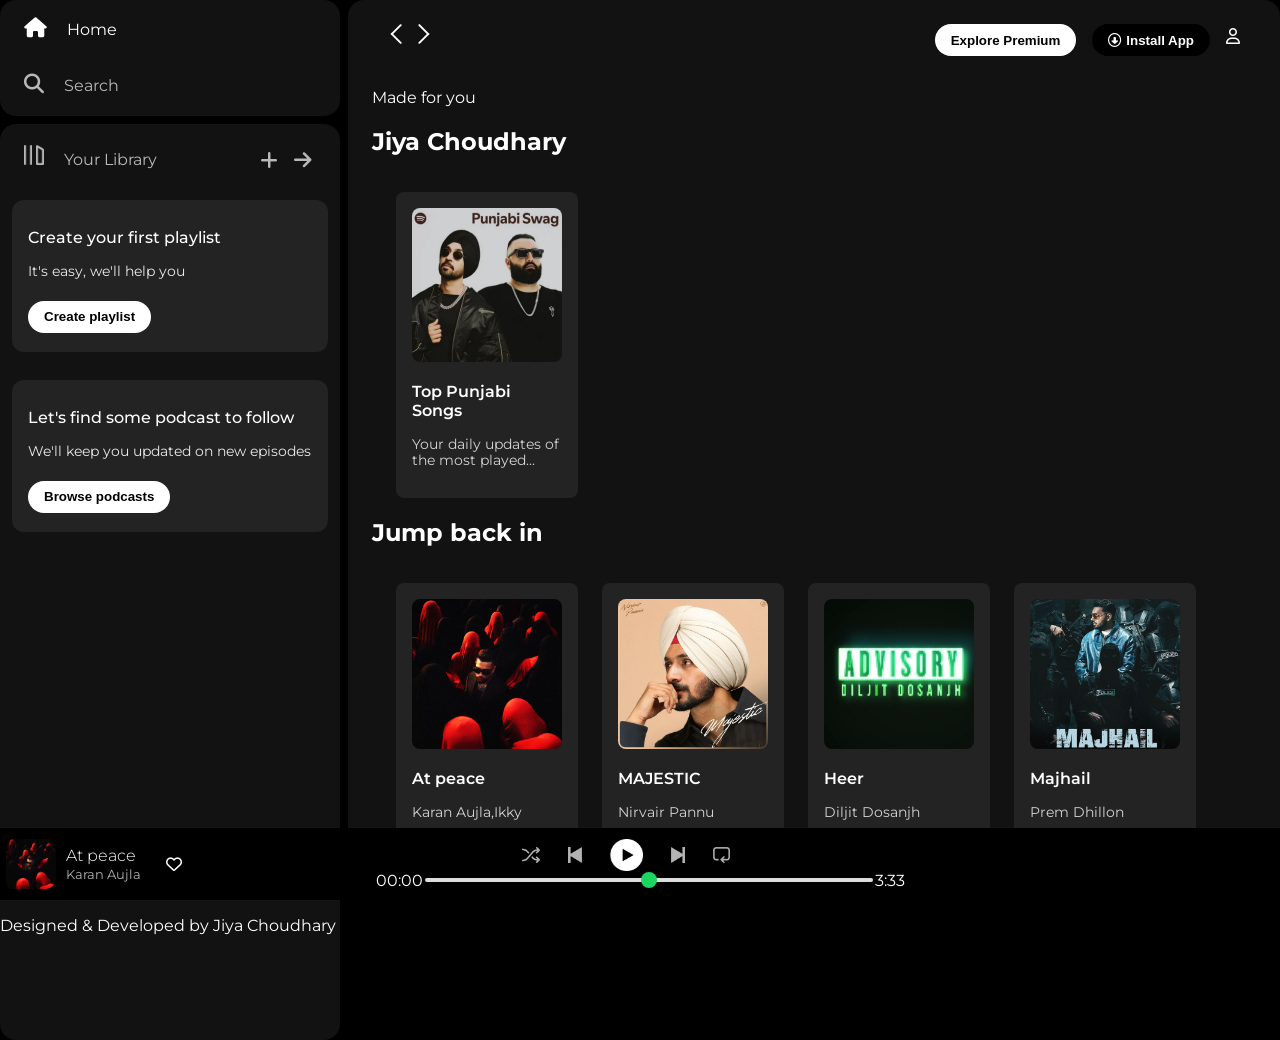
<file: index.html>
<!DOCTYPE html>
<html lang="en">
<head>
    <meta charset="UTF-8">
    <meta name="viewport" content="width=device-width, initial-scale=1.0">
    <meta name="description" content="Spotify Web Player Clone built using HTML and CSS by Jiya Choudhary.">
    <link rel="stylesheet" href="https://cdnjs.cloudflare.com/ajax/libs/font-awesome/6.7.2/css/all.min.css" integrity="sha512-Evv84Mr4kqVGRNSgIGL/F/aIDqQb7xQ2vcrdIwxfjThSH8CSR7PBEakCr51Ck+w+/U6swU2Im1vVX0SVk9ABhg==" crossorigin="anonymous" referrerpolicy="no-referrer" />
    <link rel="icon"href="./assets/logo.png">
    <title>Spotify - Web Player: Music for everyone</title>
    <link rel="stylesheet"href="style.css">
    <link rel="preconnect" href="https://fonts.googleapis.com">
    <link rel="preconnect" href="https://fonts.gstatic.com" crossorigin>
    <link href="https://fonts.googleapis.com/css2?family=Montserrat:wght@300;400;500;600;700&display=swap" rel="stylesheet">
</head>
<body>
    <div class="main">
        <div class="sidebar">
            <div class="nav">
                <div class="nav-option" style="opacity: 1;">
                   <i class="fa-solid fa-house"></i>
                    <a href="#">Home</a>
                </div>
                <div class="nav-option">
                   <i class="fa-solid fa-magnifying-glass"></i>
                    <a href="#">Search</a>
                </div>
            </div>
            <div class="library">
                <div class="options">
                   <div class="lib-options nav-option" >
                   <img src="./assets/library_icon.png">
                    <a href="#">Your Library</a>
                   </div>
                   <div class="icons">
                     <i class="fa-solid fa-plus"></i>
                     <i class="fa-solid fa-arrow-right"></i>
                   </div>
                </div>
                <div class="lib-box">
                    <div class="box">
                        <p class="box-p1">Create your first playlist</p>
                        <p class="box-p2">It's easy, we'll help you</p>
                        <button class="badge">Create playlist</button>
                    </div>
                    <div class="box">
                        <p class="box-p1">Let's find some podcast to follow</p>
                        <p class="box-p2">We'll keep you updated on new episodes</p>
                        <button class="badge">Browse podcasts</button>
                    </div>
                </div>
            </div>
        </div>
        <div class="main-content">
            <div class="sticky-nav">
                <div class="sticky-nav-icons">
                <img src="./assets/backward_icon.png">
                <img src="./assets/forward_icon.png" class="hide">
                </div>
                <div class="sticky-nav-options">
                <button class="badge nav-item">Explore Premium</button>
                
                <button class="badge nav-item dark-badge"><i class="fa-regular fa-circle-down" style="margin-right: 5px;"></i>Install App</button>
                <i class="fa-regular fa-user nav-item"></i>
                </div>
            </div>
            <div>
            <p>Made for you</p>
            <h2>Jiya Choudhary</h2>
            </div>
            <div class="cards-container">
                <div class="card">
                    <img src="assets/pb swag.jpg" class="card-img">
                     <p class="card-title">Top Punjabi Songs</p>
                     <p class="card-info">Your daily updates of the most played...</p>
                </div>
            </div>

            <h2>Jump back in</h2>
            <div class="cards-container">
                <div class="card">
                    <img src="assets/at peace.jpg" class="card-img">
                     <p class="card-title">At peace</p>
                     <p class="card-info">Karan Aujla,Ikky</p>
                </div>
                <div class="card">
                    <img src="assets/Majestic.jpg" class="card-img">
                     <p class="card-title">MAJESTIC</p>
                     <p class="card-info">Nirvair Pannu</p>
                </div>
                <div class="card">
                    <img src="assets/advisory.jpg" class="card-img">
                     <p class="card-title">Heer</p>
                     <p class="card-info">Diljit Dosanjh</p>
                </div>
                <div class="card">
                    <img src="assets/majhail.png" class="card-img">
                     <p class="card-title">Majhail</p>
                     <p class="card-info">Prem Dhillon</p>
                </div>
                <div class="card">
                    <img src="assets/card2img.jpeg" class="card-img">
                     <p class="card-title">Mahiye Jinna Sohna</p>
                     <p class="card-info">Darshan Raval</p>
                </div>
            </div>
           <h2>India's best</h2>
            <div class="cards-container">
                <div class="card">
                    <img src="assets/podcast.jpg" class="card-img">
                     <p class="card-title">Trending Podcasts</p>
                     <p class="card-info">Best episodes of the week...</p>
                </div>
                 <div class="card">
                    <img src="assets/card6img.jpeg" class="card-img">
                     <p class="card-title">Top Songs - India</p>
                     <p class="card-info">Playlist</p>
                </div>
                 <div class="card">
                    <img src="assets/card1img.jpeg" class="card-img">
                     <p class="card-title">Top 50 - Global</p>
                     <p class="card-info">Playlist</p>
                </div>
            </div>
            <div class="footer">
                <div class="line"></div>
            </div>
        </div>
        <div class="music-player">
            <div class="album">
                <img src="./assets/at peace.jpg" class="album-img">
                <div class="song-name">
                <p style="font-weight: 300;">At peace</p>
                <p style="font-size: small; opacity: 0.7;">Karan Aujla</p>
                </div>
                <div class="album-icon">
                <i class="fa-regular fa-heart"></i>
                </div>
            </div>
            <div class="player">
                <div class="player-controls">
                    <img src="./assets/player_icon1.png" class="player-control-icon">
                    <img src="./assets/player_icon2.png" class="player-control-icon">
                    <img src="./assets/player_icon3.png" class="player-control-icon" style="opacity: 1;height: 2rem;">
                    <img src="./assets/player_icon4.png" class="player-control-icon">
                    <img src="./assets/player_icon5.png" class="player-control-icon">

                </div>
                <div class="playback-bar">
                    <span class="curr-time">00:00</span>
                    <input type="range" min="0" max="100" class="progress-bar" step="1">
                    <span class="total-time">3:33</span>
                </div>
            </div>
            <div class="controls">
                <div class="music-control">
                 
                </div>
            </div>

        </div>
    </div>
<footer>
    <p>Designed & Developed by Jiya Choudhary</p>
</footer>
</body>
</html>
</file>
<file: style.css>
body{
  font-family: "Montserrat", sans-serif;
  margin: 0;
  background-color: #000;
  color: #fff;
  overflow: hidden;
}
.main{
    display: flex;
    height: 100vh;
    padding: 0.5 rem;
}
.sidebar{
   background-color:#000;
   width: 340px;
   border-radius: 1rem; /*16px*/
   margin-right: 0.5rem;
}
.main-content{
    background-color:#121212;
    flex:1;
    border-radius: 1rem;
    overflow: auto;
    padding: 0 1.5rem 0 1.5rem;
}
.music-player{
    background-color:black;
    position: fixed;
    bottom: 0px;
    width: 100%;
    height: 72px;
}
a{
    text-decoration: none;
    color: #fff;
}
.nav{
    background-color: #121212;
    border-radius: 1rem;
    display: flex;
    flex-direction: column;
    justify-content: center;
    height: 100px;
    padding:0.5rem 0.75rem;
}
.nav-option{
    line-height: 2.5rem;
    opacity: 0.7;
    padding:0.5rem 0.75rem;
}
.nav-option:hover{
    opacity: 1;
}
.nav-option i{
    font-size: 1.25rem;
}
.nav-option a{
    font-size: 1rem;
    margin-left: 1rem;
}
.library{
    background-color: #121212;
    border-radius: 1rem;
    height:100%;
    margin-top: 0.5rem;
    padding:0.5rem 0.75rem;
}
.options{
    display: flex;
    justify-content: space-between;
    align-items: center;
}
.lib-options img{
    height: 1.25rem;
    width: 1.25rem;
}
.icons{
    font-size: 1.25rem;
    display: flex;
}
.icons i{
    opacity: 0.7;
    margin-right: 1rem;
}
.icons i:hover{
    opacity:1;
}
.box{
    background-color: #232323;
    height:8rem;
    border-radius: 0.75rem;
    margin: 0.75rem 0 1.75rem 0;
    padding: 0.75rem 1rem;
}
.box-p1{
    font-size: 1rem;
    font-weight:500;
}
.box-p2{
    font-size: 0.85rem;
    opacity: 0.9;
}
.badge{
    background-color: #fff;
    border: none;
    border-radius: 100px;
    padding: 0.25rem 1rem;
    font-weight: 700;
    margin-top: 0.5rem;
    height: 2rem;
    width: fit-content;
}
.dark-badge{
    background-color: #000;
    color: #fff;
}
.sticky-nav{
    position: sticky;
    top: 0;
    background-color: #121212;
    display: flex;
    justify-content: space-between;
    align-items: center;
    padding: 1rem 0 1rem;
    z-index: 10;
}
.sticky-nav-icons {
    margin-left: 0.75rem;
}
.sticky-nav-options{
    display: flex;
    justify-content: center;
    align-items: center;
}
.nav-item{
    margin-right:1rem;
}
@media (max-width:1000px) {
    .hide{
        display: none;
    }
}
.card{
    background-color: #232323;
    width: 150px;
    border-radius: 0.5rem;
    padding: 1rem;
    margin-left: 1.5rem;
    margin-top: 1rem;
}
.cards-container{
    display: flex;
    flex-wrap: wrap;
}
.card-img{
    width: 100%;
    border-radius: 0.5rem;
}
.card-title{
    font-weight: 600;
}
.card-info{
    font-size: 0.85rem;
    opacity:0.8;
}
.footer{
    height: 300px;
    display: flex;
    align-items: center;
    justify-content: center;
}
.line{
    width: 90%;
    height: 50%;
    border-top: 1px solid white;
    opacity: 0.4;
}
.music-player{
    display: flex;
    justify-content: space-between;
    align-items: center;
}
.album{
    width: 25%;
    display: flex;
    align-items: center;
}
.album-img{
    display: flex;
    height: 50px;
    width: 50px;
    padding: 0 0 0 6px;
    border-radius: 10px;
}
.song-name{
    height:50px ;
    width: 100px;
    line-height: 2px;
    margin-left: 10px;
  
   }
.player{
    width: 50%;
    /* background-color: orange; */
}
.controls{
    width: 25%;
    /* background-color: green; */
}
.player-control-icon{
    height: 1rem;
    margin-right: 1.75rem;
    opacity: 0.7;
}
.player-control-icon:hover{
    opacity:1;
}
.player-controls{
    display: flex;
    justify-content: center;
    align-items: center;
}
.playback-bar{
    display: flex;
    justify-content: center;
    align-items: center;
}
.progress-bar{
    width: 70%;
    appearance: none;
    background-color: transparent;
    cursor: pointer;
}
.progress-bar::-webkit-slider-runnable-track{
    background-color: #ddd;
    border-radius: 100px;
    height: 0.2rem;
}
.progress-bar::-webkit-slider-thumb{
    appearance: none;
    height: 1rem;
    width: 1rem;
    background-color: #1bd760;
    border-radius: 50%;
    margin-top:-6px;
}
</file>
